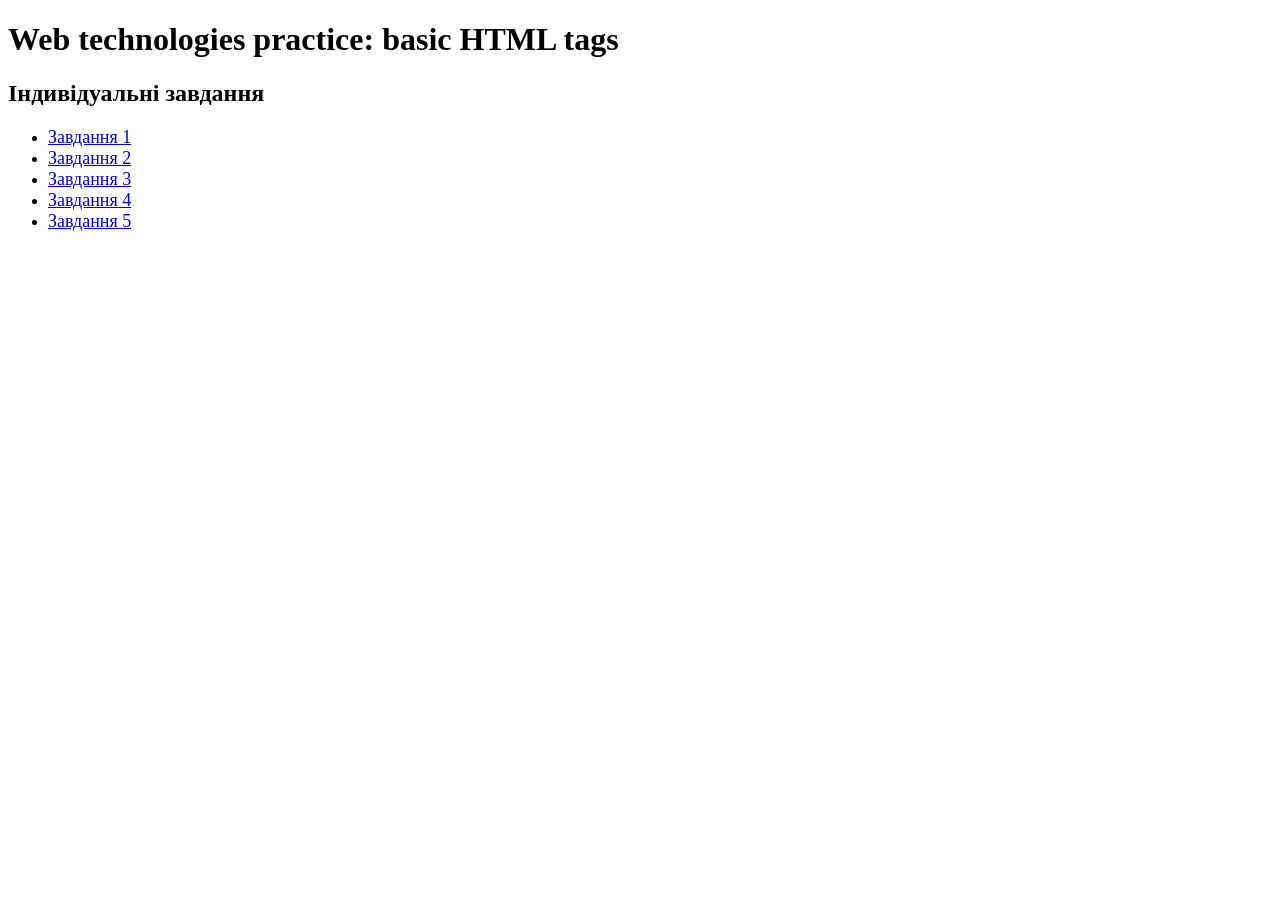
<file: Labka3/index.html>
<!doctype html>
<html lang="uk">
<head>
  <meta charset="UTF-8">
  <meta name="viewport"
  content="width=device-width, user-scalable=no, initial-scale=1.0, maximumscale=1.0, minimum-scale=1.0">
  <meta http-equiv="X-UA-Compatible" content="ie=edge">
  <title>Web technologies practice: basic HTML tags</title>
</head>
<body>
  <header>
    <h1>Web technologies practice: basic HTML tags</h1>
  </header>
  <main>
    <h2>Індивідуальні завдання</h2>
      <ul>
        <li><font size="4"><a href="../Labka3/Task1/Task1.1.html" target="_blank" > Завдання 1 </a></font></li>
        <li><font size="4"><a href="../Labka3/Task1/Task1.2.html" target="_blank"> Завдання 2 </a></font></li>
        <li><font size="4"><a href="../Labka3/Task2/schedule.html" target="_blank"> Завдання 3 </a></font></li>
        <li><font size="4"><a href="../Labka3/Task3/questionnaire.html" target="_blank"> Завдання 4 </a></font></li>
        <li><font size="4"><a href="../Labka3/Task4/map.html" target="_blank"> Завдання 5 </a></font></li>
      </ul>
  </main>
  <footer></footer>
</body>
</html>
</file>
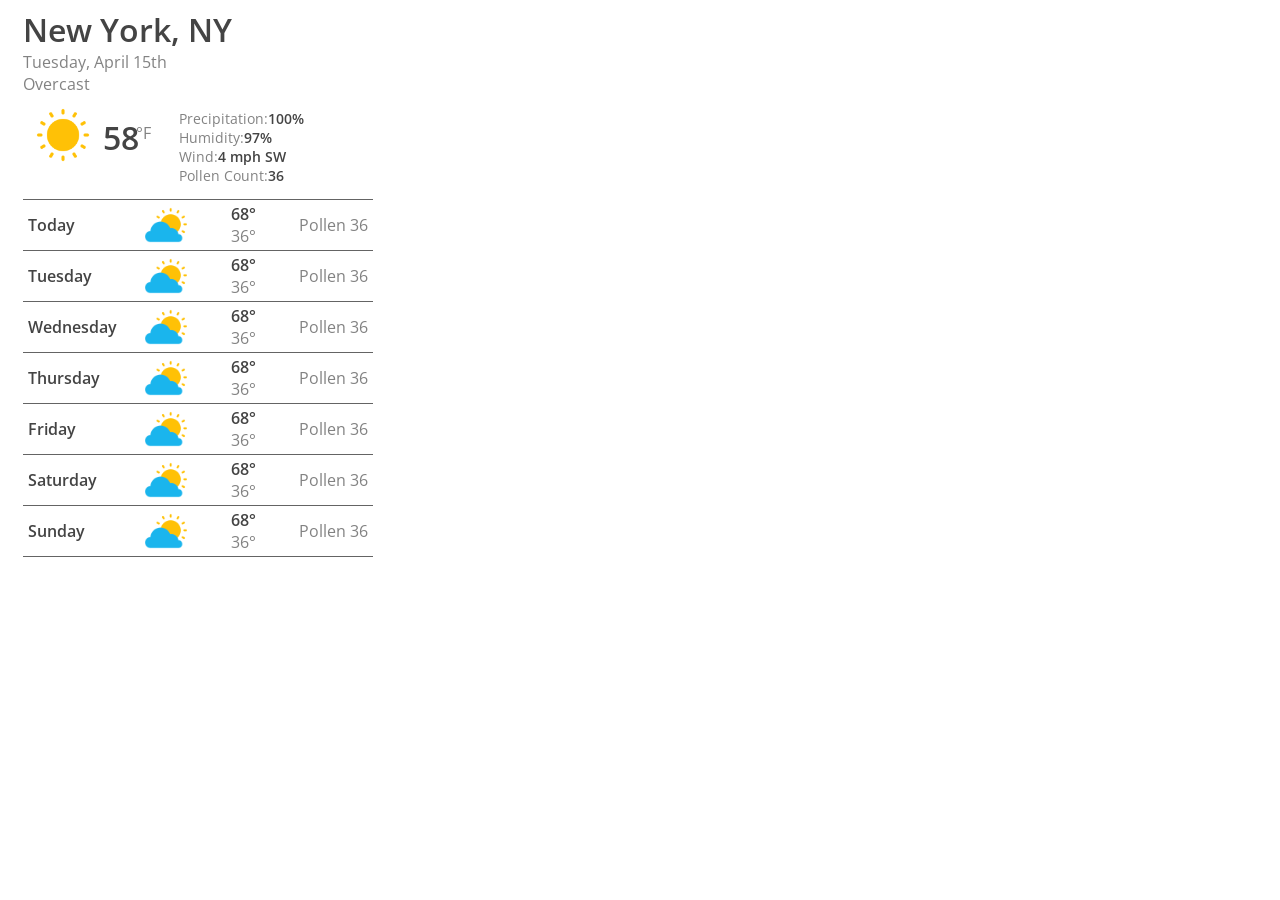
<file: Labka8/Task3/index.html>
<!DOCTYPE html>
<html lang="en">
  <head>
    <meta charset="UTF-8" />
    <meta name="viewport" content="width=device-width, initial-scale=1.0" />
    <link rel="preconnect" href="https://fonts.googleapis.com" />
    <link rel="preconnect" href="https://fonts.gstatic.com" crossorigin />
    <link
      href="https://fonts.googleapis.com/css2?family=Open+Sans:ital,wght@0,300..800;1,300..800&display=swap"
      rel="stylesheet"
    />
    <link rel="stylesheet" href="style.css" />
    <title>Weather widget</title>
  </head>
  <body>
    <main>
      <div class="widget">
        <div class="current">
          <h1 class="text-primary">New York, NY</h1>
          <span class="date-label text-secondary">Tuesday, April 15th</span>
          <span class="text-secondary">Overcast</span>

          <div class="current-forecast">
            <div class="current-icon">
              <img src="icons/iconfinder_weather01.png" alt="" />
              <h2>
                <span class="text-primary">58</span>
                <span class="text-secondary">°F</span>
              </h2>
            </div>

            <div class="current-stats">
              <ul>
                <li>
                  <span class="text-secondary">Precipitation:</span
                  ><span class="text-primary">100%</span>
                </li>
                <li>
                  <span class="text-secondary">Humidity:</span
                  ><span class="text-primary">97%</span>
                </li>
                <li>
                  <span class="text-secondary">Wind:</span
                  ><span class="text-primary">4 mph SW</span>
                </li>
                <li>
                  <span class="text-secondary">Pollen Count:</span
                  ><span class="text-primary">36</span>
                </li>
              </ul>
            </div>
          </div>
        </div>
        
        <div class="week">
          <ul class="week-list">
            <li class="day">
              <span class="text-primary">Today</span>
              <div class="day-temps">
                <img src="icons/iconfinder_weather02.png" class="day-icon" />
                <ul>
                  <li class="text-primary">68°</li>
                  <li class="text-secondary">36°</li>
                </ul>
              </div>
              <span class="text-secondary pollen">Pollen 36</span>
            </li>
            <li class="day">
              <span class="text-primary">Tuesday</span>
              <div class="day-temps">
                <img src="icons/iconfinder_weather02.png" class="day-icon" />
                <ul>
                  <li class="text-primary">68°</li>
                  <li class="text-secondary">36°</li>
                </ul>
              </div>
              <span class="text-secondary pollen">Pollen 36</span>
            </li>
            <li class="day">
              <span class="text-primary">Wednesday</span>
              <div class="day-temps">
                <img src="icons/iconfinder_weather02.png" class="day-icon" />
                <ul>
                  <li class="text-primary">68°</li>
                  <li class="text-secondary">36°</li>
                </ul>
              </div>
              <span class="text-secondary pollen">Pollen 36</span>
            </li>
            <li class="day">
              <span class="text-primary">Thursday</span>
              <div class="day-temps">
                <img src="icons/iconfinder_weather02.png" class="day-icon" />
                <ul>
                  <li class="text-primary">68°</li>
                  <li class="text-secondary">36°</li>
                </ul>
              </div>
              <span class="text-secondary pollen">Pollen 36</span>
            </li>
            <li class="day">
              <span class="text-primary">Friday</span>
              <div class="day-temps">
                <img src="icons/iconfinder_weather02.png" class="day-icon" />
                <ul>
                  <li class="text-primary">68°</li>
                  <li class="text-secondary">36°</li>
                </ul>
              </div>
              <span class="text-secondary pollen">Pollen 36</span>
            </li>
            <li class="day">
              <span class="text-primary">Saturday</span>
              <div class="day-temps">
                <img src="icons/iconfinder_weather02.png" class="day-icon" />
                <ul>
                  <li class="text-primary">68°</li>
                  <li class="text-secondary">36°</li>
                </ul>
              </div>
              <span class="text-secondary pollen">Pollen 36</span>
            </li>
            <li class="day">
              <span class="text-primary">Sunday</span>
              <div class="day-temps">
                <img src="icons/iconfinder_weather02.png" class="day-icon" />
                <ul>
                  <li class="text-primary">68°</li>
                  <li class="text-secondary">36°</li>
                </ul>
              </div>
              <span class="text-secondary pollen">Pollen 36</span>
            </li>
          </ul>
        </div>
      </div>
    </main>
  </body>
</html>
</file>
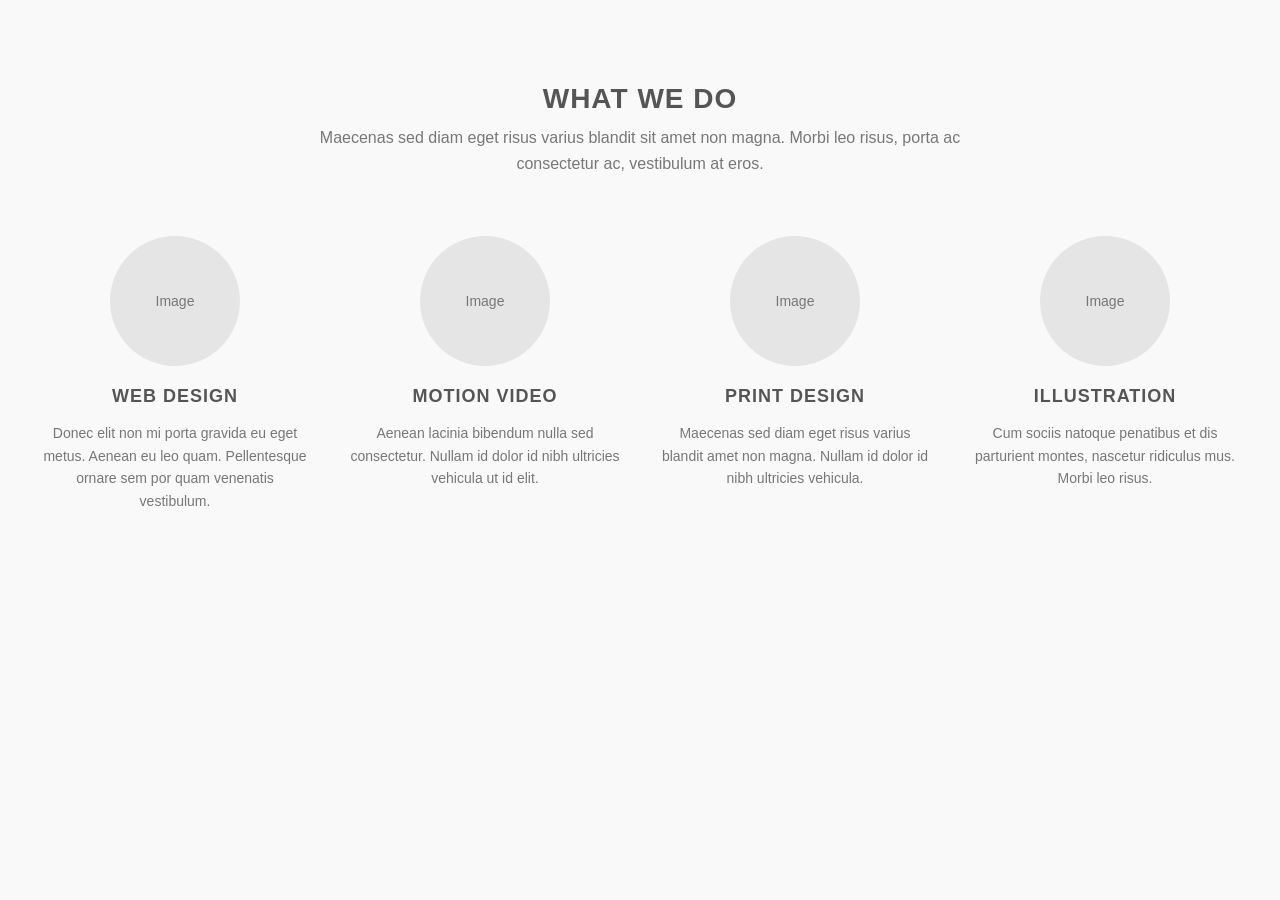
<file: Labka8/Task4/index.html>
<!DOCTYPE html>
<html lang="en">
<head>
  <meta charset="UTF-8">
  <meta name="viewport" content="width=device-width, initial-scale=1.0">
  <title>What We Do Section</title>
  <link rel="stylesheet" href="style.css">
</head>
<body>

  <section class="services">
    <div class="services-header">
      <h2>WHAT WE DO</h2>
      <p>
        Maecenas sed diam eget risus varius blandit sit amet non magna.
        Morbi leo risus, porta ac consectetur ac, vestibulum at eros.
      </p>
    </div>

    <div class="services-list">

      <div class="service-card">
        <div class="service-img">Image</div>
        <h3>WEB DESIGN</h3>
        <p>
          Donec elit non mi porta gravida eu eget metus. Aenean eu leo quam.
          Pellentesque ornare sem por quam venenatis vestibulum.
        </p>
      </div>

      <div class="service-card">
        <div class="service-img">Image</div>
        <h3>MOTION VIDEO</h3>
        <p>
          Aenean lacinia bibendum nulla sed consectetur. Nullam id dolor id nibh
          ultricies vehicula ut id elit.
        </p>
      </div>

      <div class="service-card">
        <div class="service-img">Image</div>
        <h3>PRINT DESIGN</h3>
        <p>
          Maecenas sed diam eget risus varius blandit amet non magna.
          Nullam id dolor id nibh ultricies vehicula.
        </p>
      </div>

      <div class="service-card">
        <div class="service-img">Image</div>
        <h3>ILLUSTRATION</h3>
        <p>
          Cum sociis natoque penatibus et dis parturient montes, nascetur
          ridiculus mus. Morbi leo risus.
        </p>
      </div>

    </div>
  </section>

</body>
</html>
</file>
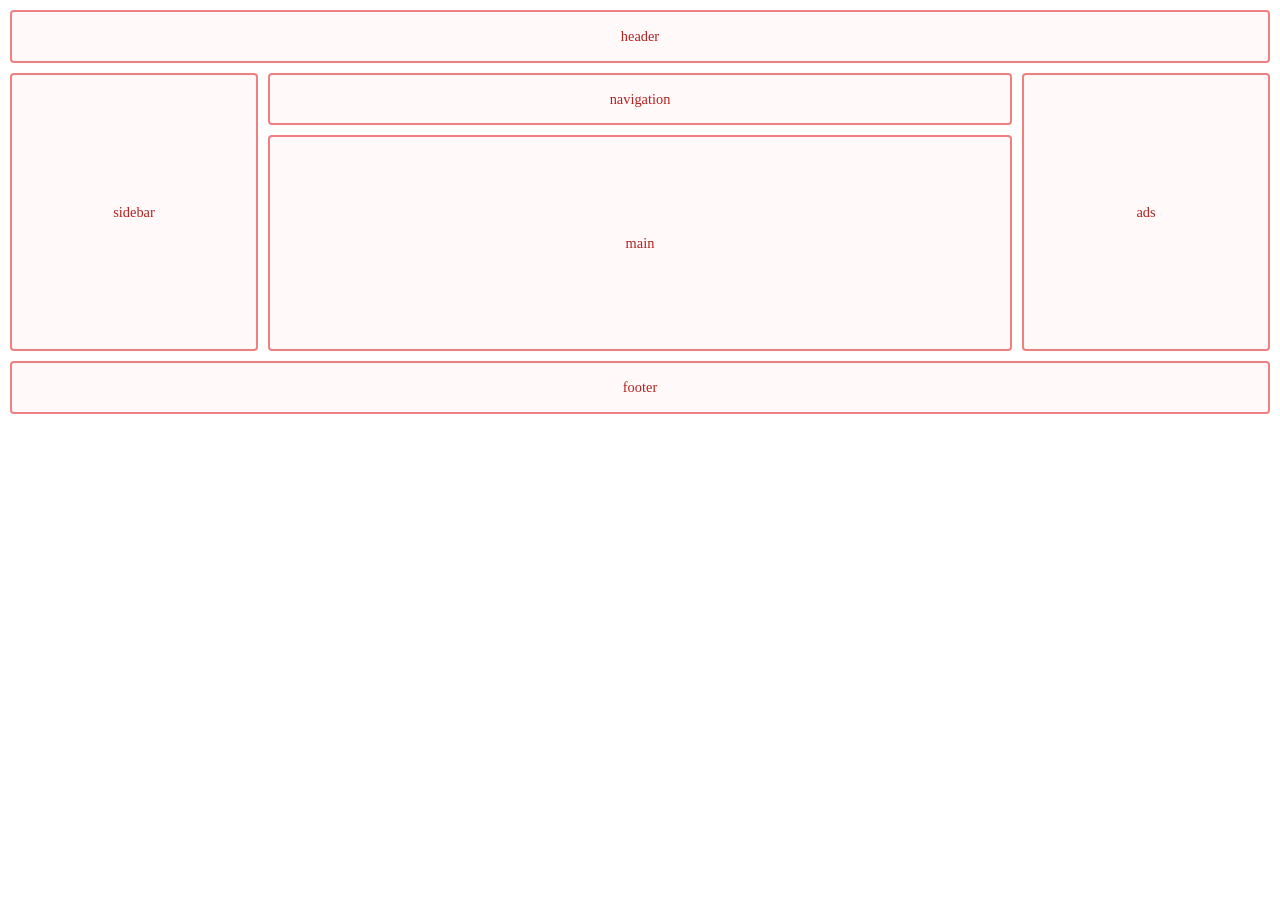
<file: Labka9/Task5/index.html>
<!DOCTYPE html>
<html lang="uk">
<head>
    <meta charset="UTF-8">
    <meta name="viewport" content="width=device-width, initial-scale=1.0">
    <title>CSS Grid Layout</title>
    <link rel="stylesheet" href="../normalize.css" />
    <link rel="stylesheet" href="style.css"> </head>
<body>
    <header class="header">header</header>
    <nav class="nav">navigation</nav>
    <main class="main">main</main>
    <aside class="sidebar">sidebar</aside>
    <aside class="ads">ads</aside>
    <footer class="footer">footer</footer>
</body>
</html>
</file>
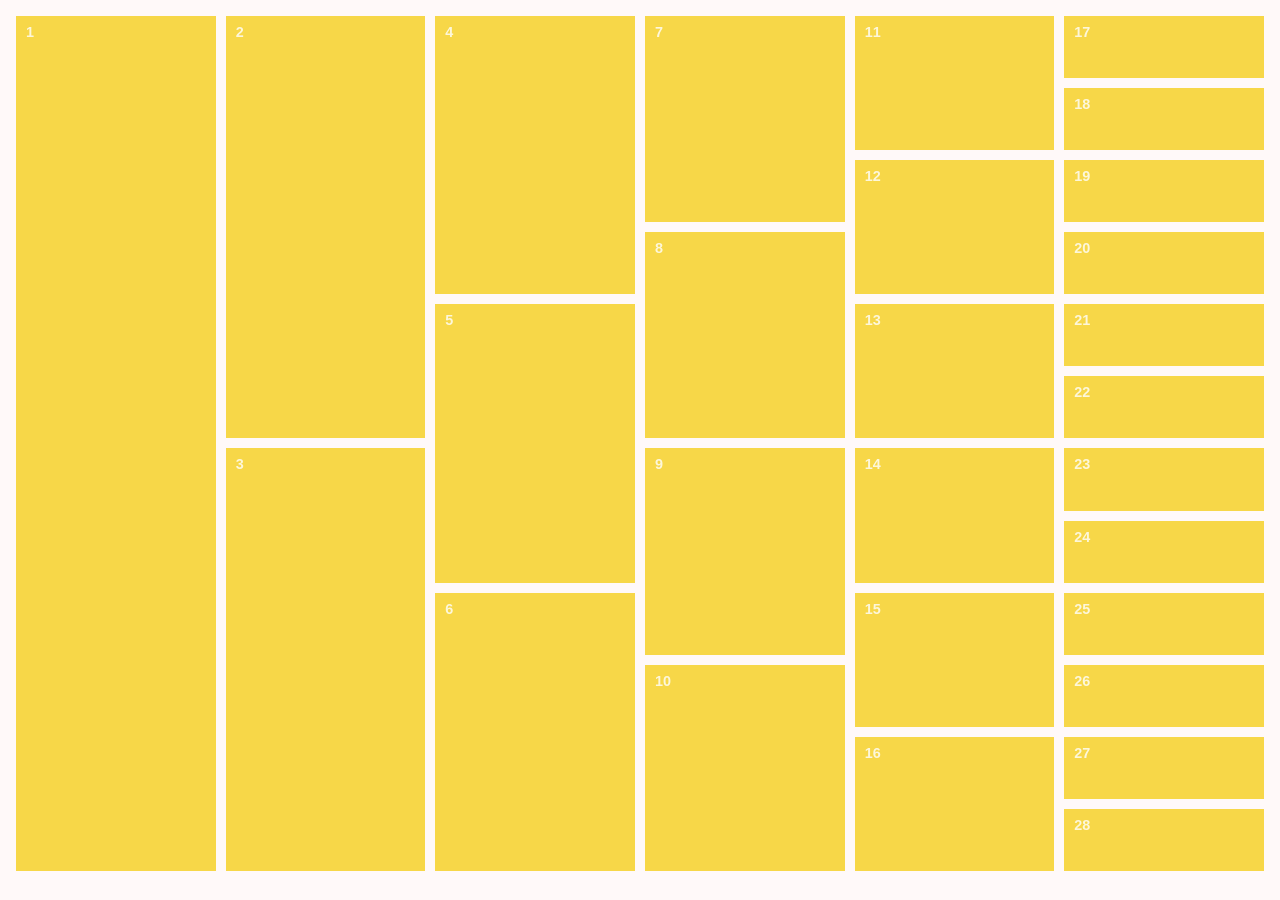
<file: Labka9/Task6/index.html>
<!DOCTYPE html>
<html lang="uk">
  <head>
    <meta charset="UTF-8" />
    <meta name="viewport" content="width=device-width, initial-scale=1.0" />
    <title>CSS Grid Treemap</title>
    <link rel="stylesheet" href="../normalize.css" />
    <link rel="stylesheet" href="style.css" />
  </head>
  <body>
    <div class="grid-container">
      <div class="grid-item"></div>
      <!-- 1 -->

      <div class="grid-item"></div>
      <!-- 2 -->
      <div class="grid-item"></div>
      <!-- 3 -->

      <div class="grid-item"></div>
      <!-- 4 -->
      <div class="grid-item"></div>
      <!-- 5 -->
      <div class="grid-item"></div>
      <!-- 6 -->

      <div class="grid-item"></div>
      <!-- 7 -->
      <div class="grid-item"></div>
      <!-- 8 -->
      <div class="grid-item"></div>
      <!-- 9 -->
      <div class="grid-item"></div>
      <!-- 10 -->

      <div class="grid-item"></div>
      <!-- 11 -->
      <div class="grid-item"></div>
      <!-- 12 -->
      <div class="grid-item"></div>
      <!-- 13 -->
      <div class="grid-item"></div>
      <!-- 14 -->
      <div class="grid-item"></div>
      <!-- 15 -->
      <div class="grid-item"></div>
      <!-- 16 -->

      <div class="grid-item"></div>
      <!-- 17 -->
      <div class="grid-item"></div>
      <div class="grid-item"></div>
      <div class="grid-item"></div>
      <div class="grid-item"></div>
      <div class="grid-item"></div>
      <div class="grid-item"></div>
      <div class="grid-item"></div>
      <div class="grid-item"></div>
      <div class="grid-item"></div>
      <div class="grid-item"></div>
      <div class="grid-item"></div>
      <!-- 28 -->
    </div>
  </body>
</html>
</file>
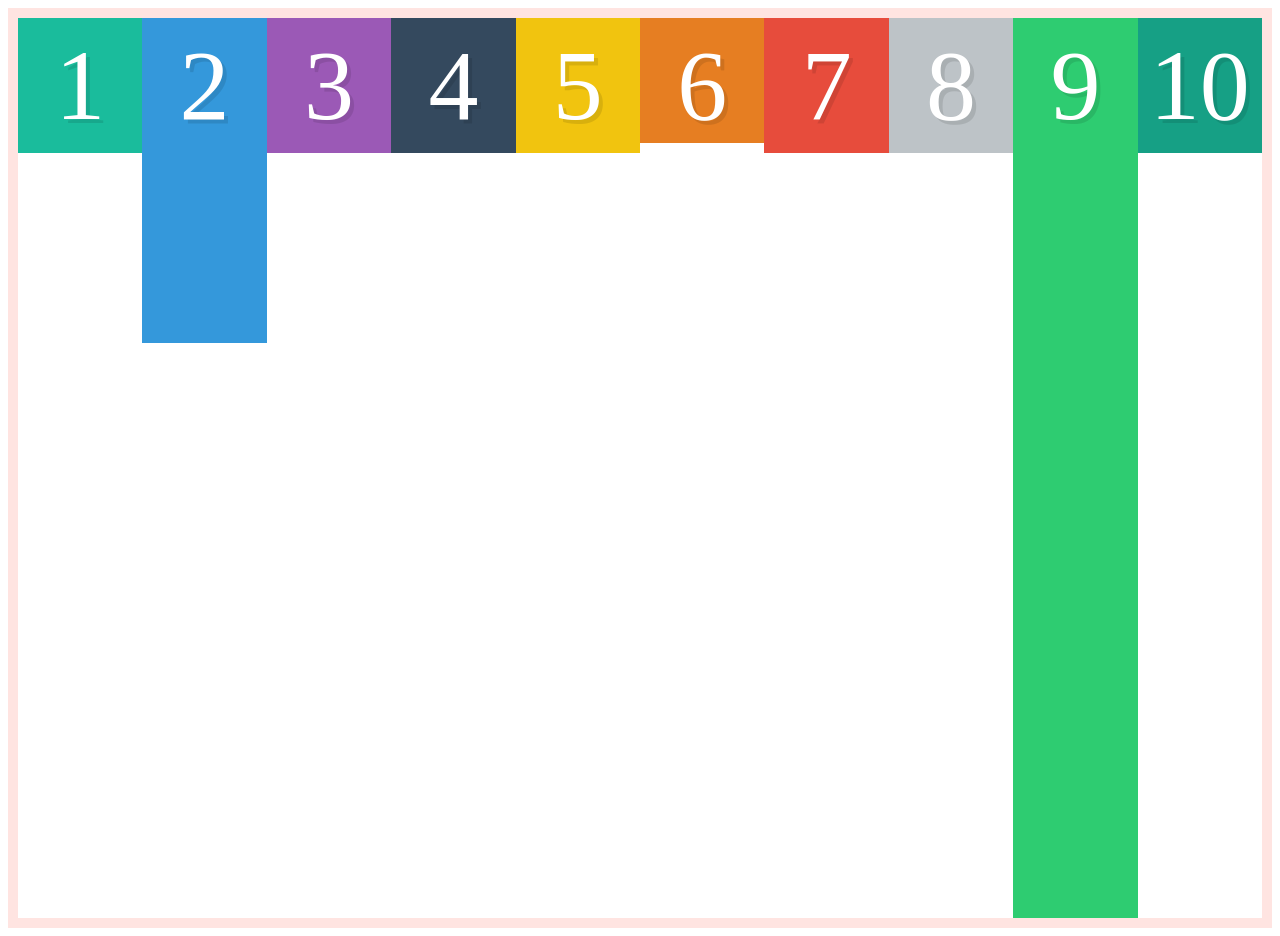
<file: Labka8/Task2/alignment/index.html>
<!DOCTYPE html>
<html lang="en">
  <head>
    <meta charset="UTF-8" />
    <title>FlexBox Tutorial</title>
    <link rel="stylesheet" href="style.css" />
  </head>
  <body>
    <div class="container">
      <div class="box box1">1</div>
      <div class="box box2">2</div>
      <div class="box box3">3</div>
      <div class="box box4">4</div>
      <div class="box box5">5</div>
      <div class="box box6">6</div>
      <div class="box box7">7</div>
      <div class="box box8">8</div>
      <div class="box box9">9</div>
      <div class="box box10">10</div>
    </div>
  </body>
</html>
</file>
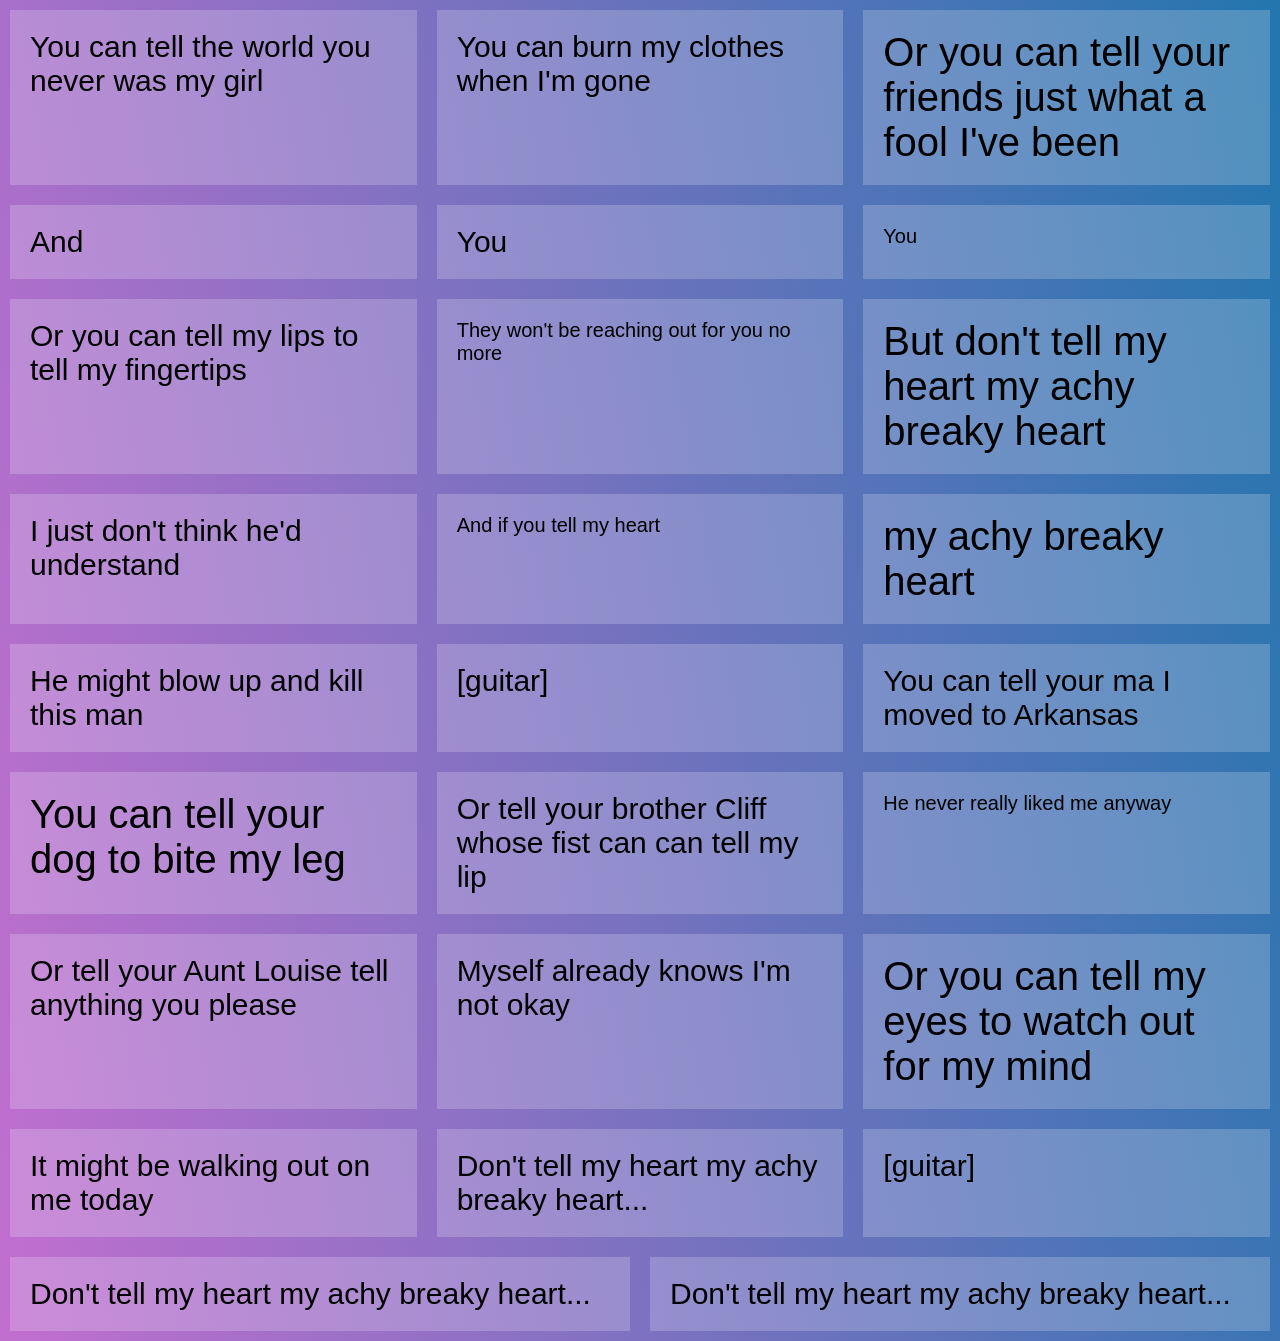
<file: Labka8/Task2/equal-hight-elements/index.html>
<!DOCTYPE html>
<html lang="en">
  <head>
    <meta charset="UTF-8" />
    <title>FlexBox Nav</title>
    <link rel="stylesheet" href="https://maxcdn.bootstrapcdn.com/font-awesome/4.3.0/css/font-awesome.min.css" />
    <link rel="stylesheet" href="style.css" />
  </head>
  <body>
    <div class="elements">
      <div class="item">You can tell the world you never was my girl</div>
      <div class="item">You can burn my clothes when I'm gone</div>
      <div class="item large">Or you can tell your friends just what a fool I've been</div>
      <div class="item">And</div>

      <div class="item">You</div>
      <div class="item small">You</div>
      <div class="item">Or you can tell my lips to tell my fingertips</div>
      <div class="item small">They won't be reaching out for you no more</div>

      <div class="item large">But don't tell my heart my achy breaky heart</div>
      <div class="item">I just don't think he'd understand</div>
      <div class="item small">And if you tell my heart</div>
      <div class="item large">my achy breaky heart</div>
      <div class="item">He might blow up and kill this man</div>

      <div class="item">[guitar]</div>

      <div class="item">You can tell your ma I moved to Arkansas</div>
      <div class="item large">You can tell your dog to bite my leg</div>
      <div class="item">Or tell your brother Cliff whose fist can can tell my lip</div>
      <div class="item small">He never really liked me anyway</div>

      <div class="item">Or tell your Aunt Louise tell anything you please</div>
      <div class="item">Myself already knows I'm not okay</div>
      <div class="item large">Or you can tell my eyes to watch out for my mind</div>
      <div class="item">It might be walking out on me today</div>

      <div class="item">Don't tell my heart my achy breaky heart...</div>

      <div class="item">[guitar]</div>

      <div class="item">Don't tell my heart my achy breaky heart...</div>
      <div class="item">Don't tell my heart my achy breaky heart...</div>
    </div>
  </body>
</html>
</file>
<file: Labka8/Task3/style.css>
:root {
  --color-accent: #444;
  --color-main: #646464;
}

html {
  font-family: 'Open Sans', sans-serif;
}

.text-primary {
  color: var(--color-accent);
  font-weight: 600;
}

.text-secondary {
  color: var(--color-main);
  font-weight: normal;
  opacity: 0.8;
}

/*main*/

.widget {
  display: flex;
  flex-direction: column;
  width: 350px;
  padding: 0 15px;
}

/*curent*/

.current {
  display: flex;
  flex-direction: column;
  width: 100%;
}

.current h1 {
  margin: 0;
}

.current-forecast {
  display: flex;
}

.current-forecast img {
  width: 80px;
  height: 80px;
}

img {
  width: 50px;
  height: 50px;
}

.current-forecast h2 {
  display: flex;
  height: fit-content;
  font-size: 32px;
  align-items: flex-start;
  line-height: 1;
  position: relative;
}

h2 span.text-secondary {
  font-size: 16px;
  position: absolute;
  bottom: 13px;
  left: 33px;
}

.current-stats ul {
  list-style-type: none;
  font-size: 14px;
}

.current-icon {
  display: flex;
}

/*week forecast */

.week {
  display: flex;
  flex-direction: column;
}

.week-list {
  padding-left: 0;
  margin: 0;
}

.day {
  display: flex;
  justify-content: space-between;
  align-items: center;
  border-top: 1px solid #646464;
  padding: 0 5px;
}

.day:last-child {
  border-bottom: 1px solid #646464;
}

.day span {
  flex: 3;
}

.pollen {
  text-align: right;
}

.day-temps {
  display: flex;
  justify-content: space-between;
  align-items: center;
  flex: 2;
}

.day-temps ul {
  list-style-type: none;
}

.day-icon {
  width: 50px;
  height: 50px;
}
</file>
<file: Labka8/Task4/style.css>
body {
  margin: 0;
  padding: 0;
  background: #f9f9f9;
  font-family: Arial, sans-serif;
  color: #555;
}

/* SECTION */
.services {
  max-width: 1200px;
  margin: 0 auto;
  padding: 60px 20px;
}

/* HEADER */
.services-header {
  text-align: center;
  margin-bottom: 60px;
}

.services-header h2 {
  font-size: 28px;
  font-weight: bold;
  text-transform: uppercase;
  margin-bottom: 10px;
  letter-spacing: 1px;
}

.services-header p {
  max-width: 700px;
  margin: 0 auto;
  font-size: 16px;
  color: #777;
  line-height: 1.6;
}

/* LIST USING FLEX */
.services-list {
  display: flex;
  justify-content: space-between;
  flex-wrap: wrap;
  gap: 40px;
}

/* CARD */
.service-card {
  flex: 1 1 calc(25% - 40px);
  text-align: center;
}

/* IMAGE PLACEHOLDER */
.service-img {
  width: 130px;
  height: 130px;
  background: #e5e5e5;
  border-radius: 50%;
  margin: 0 auto 20px;
  display: flex;
  justify-content: center;
  align-items: center;
  color: #777;
  font-size: 14px;
}

/* CARD TITLE */
.service-card h3 {
  text-transform: uppercase;
  font-size: 18px;
  letter-spacing: 1px;
  margin-bottom: 15px;
}

/* TEXT */
.service-card p {
  font-size: 14px;
  color: #777;
  line-height: 1.6;
}
</file>
<file: Labka9/Task5/style.css>
body {
    display: grid;
    grid-template-columns: 1fr;
    gap: 10px;
    padding: 10px;
}

body > * {
    display: flex;
    align-items: center;
    justify-content: center;
    padding: 1rem;
    background-color: #fff9f9;
    border: 2px solid #f08080; 
    border-radius: 4px;
    font-size: 0.9rem;
    color: #b22222;
}

.main {
    min-height: 20vh;
}

@media (min-width: 576px) {
    body {
        grid-template-columns: 1fr 3fr;
    }

    .header,
    .nav {
        grid-column: 1 / 3;
    }

    .sidebar {
        grid-column: 1 / 2;
        grid-row: 3;
    }
    .ads {
        grid-column: 1 / 2;
    }
    
    .main {
        grid-column: 2 / 3;
    }
    .footer {
        grid-column: 2 / 3;
    }
}

@media (min-width: 768px) {
    body {
        grid-template-columns: 1fr 3fr 1fr;
        grid-template-rows: auto auto 1fr auto;
    }

    .header {
        grid-column: 1 / 4; 
        grid-row: 1;
    }

    .nav {
        grid-column: 2 / 3;
        grid-row: 2;
    }

    .main {
        grid-column: 2 / 3;
        grid-row: 3;
    }

    .sidebar {
        grid-column: 1 / 2;
        grid-row: 2 / 4; 
    }

    .ads {
        grid-column: 3 / 4; 
        grid-row: 2 / 4; 
    }

    .footer {
        grid-column: 1 / 4; 
        grid-row: 4;
    }
}
</file>
<file: Labka9/Task6/style.css>
body {
  background-color: #fff9f9;
  margin: 0;
  padding: 1rem;
  font-family: Arial, sans-serif;
  min-height: 100vh;
  box-sizing: border-box;
}

.grid-container {
  display: grid;
  height: 95vh;
  gap: 10px;
  grid-template-rows: repeat(12, 1fr);
  grid-template-columns: 1fr 1fr 1fr 1fr 1fr 1fr;
  counter-reset: block-counter;
}

.grid-item {
  background-color: #f7d748;
  position: relative;

  min-width: 20px;
  min-height: 20px;
}

.grid-item::before {
  counter-increment: block-counter;
  content: counter(block-counter);

  position: absolute;
  top: 8px;
  left: 10px;
  color: white;
  font-size: 0.9rem;
  font-weight: bold;
  opacity: 0.8;
}

/* Колонка 1 */
.grid-item:nth-child(1) {
  grid-column: 1;
  grid-row: span 12;
}

/* Колонка 2 */
.grid-item:nth-child(2) {
  grid-column: 2;
  grid-row: span 6;
}
.grid-item:nth-child(3) {
  grid-column: 2;
  grid-row: span 6;
}

/* Колонка 3 */
.grid-item:nth-child(4) {
  grid-column: 3;
  grid-row: 1 / span 4;
}
.grid-item:nth-child(5) {
  grid-column: 3;
  grid-row: 5 / span 4;
}
.grid-item:nth-child(6) {
  grid-column: 3;
  grid-row: 9 / span 4;
}

/* Колонка 4 */
.grid-item:nth-child(7) {
  grid-column: 4;
  grid-row: 1 / span 3;
}
.grid-item:nth-child(8) {
  grid-column: 4;
  grid-row: 4 / span 3;
}
.grid-item:nth-child(9) {
  grid-column: 4;
  grid-row: 7 / span 3;
}
.grid-item:nth-child(10) {
  grid-column: 4;
  grid-row: 10 / span 3;
}

/* Колонка 5 */
.grid-item:nth-child(11) {
  grid-column: 5;
  grid-row: 1 / span 2;
}
.grid-item:nth-child(12) {
  grid-column: 5;
  grid-row: 3 / span 2;
}
.grid-item:nth-child(13) {
  grid-column: 5;
  grid-row: 5 / span 2;
}
.grid-item:nth-child(14) {
  grid-column: 5;
  grid-row: 7 / span 2;
}
.grid-item:nth-child(15) {
  grid-column: 5;
  grid-row: 9 / span 2;
}
.grid-item:nth-child(16) {
  grid-column: 5;
  grid-row: 11 / span 2;
}

/* Колонка 6 */
.grid-item:nth-child(17) {
  grid-column: 6;
  grid-row: 1 / span 1;
}

.grid-item:nth-child(18) {
  grid-column: 6;
  grid-row: 2 / span 1;
}
.grid-item:nth-child(19) {
  grid-column: 6;
  grid-row: 3 / span 1;
}
.grid-item:nth-child(20) {
  grid-column: 6;
  grid-row: 4 / span 1;
}
.grid-item:nth-child(21) {
  grid-column: 6;
  grid-row: 5 / span 1;
}
.grid-item:nth-child(22) {
  grid-column: 6;
  grid-row: 6 / span 1;
}
.grid-item:nth-child(23) {
  grid-column: 6;
  grid-row: 7 / span 1;
}
.grid-item:nth-child(24) {
  grid-column: 6;
  grid-row: 8 / span 1;
}
.grid-item:nth-child(25) {
  grid-column: 6;
  grid-row: 9 / span 1;
}
.grid-item:nth-child(26) {
  grid-column: 6;
  grid-row: 10 / span 1;
}
.grid-item:nth-child(27) {
  grid-column: 6;
  grid-row: 11 / span 1;
}
.grid-item:nth-child(28) {
  grid-column: 6;
  grid-row: 12 / span 1;
}
</file>
<file: Labka8/Task2/alignment/style.css>
.box {
  color: white;
  font-size: 100px;
  text-align: center;
  text-shadow: 4px 4px 0 rgb(0 0 0 / 10%);
  padding: 10px;
}

.box1 {
  background: #1abc9c;
}

.box2 {
  background: #3498db;
}

.box3 {
  background: #9b59b6;
}

.box4 {
  background: #34495e;
}

.box5 {
  background: #f1c40f;
}

.box6 {
  background: #e67e22;
}

.box7 {
  background: #e74c3c;
}

.box8 {
  background: #bdc3c7;
}

.box9 {
  background: #2ecc71;
}

.box10 {
  background: #16a085;
}

.container {
  display: flex;
  border: 10px solid mistyrose;
  height: 100vh;
  align-items: flex-start;
}

.box {
  width: 33.333%;
}

.box2 {
  padding-bottom: 200px;
}

.box6 {
  padding-bottom: 0;
}

.box9 {
  padding-bottom: 50px;
  align-self: stretch;
}
</file>
<file: Labka8/Task2/equal-hight-elements/style.css>
html {
  box-sizing: border-box;
}

*,
*::before,
*::after {
  box-sizing: inherit;
}

body {
  font-family: sans-serif;
  margin: 0;
  background-image: linear-gradient(260deg, #2376ae 0%, #c16ecf 100%);
}

a {
  color: white;
}

.item.large {
  font-size: 40px;
}

.item.small {
  font-size: 20px;
}

.item {
  background: rgb(255 255 255 / 20%);
  margin: 10px;
  padding: 20px;
  font-size: 30px;
}

.elements {
  display: flex;
  flex-wrap: wrap;
}

.item {
  flex: 1 1 calc(33.33% - 20px);
}
</file>
